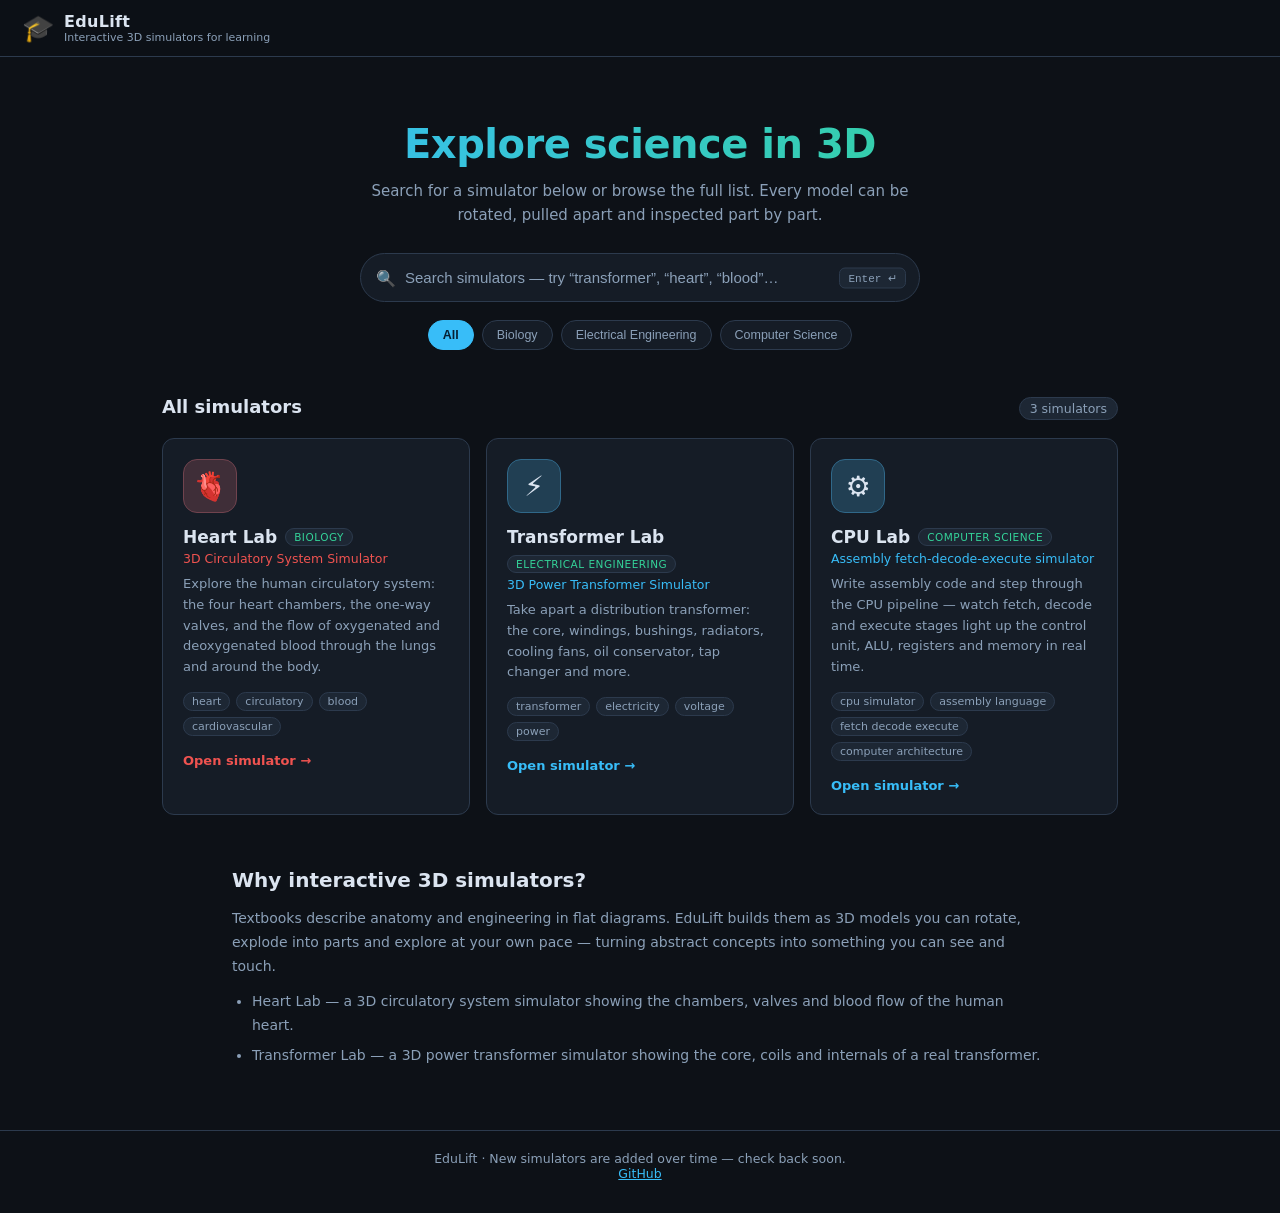
<file: index.html>
<!DOCTYPE html>
<html lang="en">
<head>
<meta charset="UTF-8" />
<meta name="viewport" content="width=device-width, initial-scale=1.0" />
<meta name="robots" content="index, follow" />
<meta name="description" content="Free interactive 3D simulators for learning science and engineering. Explore a 3D circulatory system and a power transformer, part by part." />
<meta name="keywords" content="educational simulator, 3D interactive learning, circulatory system, heart anatomy, power transformer, science simulator, engineering simulator, online lab" />
<meta name="author" content="EduLift" />
<meta name="theme-color" content="#0a0e14" />
<link rel="canonical" href="https://edu-lift-omega.vercel.app/" />
<link rel="icon" href="favicon.ico" sizes="any" />
<link rel="icon" type="image/svg+xml" href="favicon.svg" />
<link rel="apple-touch-icon" href="apple-touch-icon.png" />
<link rel="manifest" href="site.webmanifest" />

<!-- Open Graph -->
<meta property="og:type" content="website" />
<meta property="og:site_name" content="EduLift" />
<meta property="og:title" content="EduLift — Interactive 3D Simulators" />
<meta property="og:description" content="Free interactive 3D simulators for learning science and engineering. Explore a 3D circulatory system and a power transformer, part by part." />
<meta property="og:url" content="https://edu-lift-omega.vercel.app/" />
<meta property="og:image" content="https://edu-lift-omega.vercel.app/og-image.png" />

<!-- Twitter -->
<meta name="twitter:card" content="summary_large_image" />
<meta name="twitter:title" content="EduLift — Interactive 3D Simulators" />
<meta name="twitter:description" content="Free interactive 3D simulators for learning science and engineering." />
<meta name="twitter:image" content="https://edu-lift-omega.vercel.app/og-image.png" />

<title>EduLift — Interactive 3D Simulators</title>

<link rel="preload" as="style" href="styles.css" />
<link rel="stylesheet" href="styles.css" />

<script id="edulift-meta" type="application/json">
{
  "siteName": "EduLift",
  "type": "website",
  "title": "EduLift — Interactive 3D Simulators",
  "description": "Free interactive 3D simulators for learning science and engineering. Explore a 3D circulatory system and a power transformer, part by part.",
  "canonical": "https://edu-lift-omega.vercel.app/",
  "image": "https://edu-lift-omega.vercel.app/og-image.png",
  "themeColor": "#0a0e14"
}
</script>

<script type="application/ld+json">
{
  "@context": "https://schema.org",
  "@graph": [
    {
      "@type": "WebSite",
      "@id": "https://edu-lift-omega.vercel.app/#website",
      "url": "https://edu-lift-omega.vercel.app/",
      "name": "EduLift",
      "description": "Free interactive 3D simulators for learning science and engineering.",
      "inLanguage": "en",
      "publisher": { "@id": "https://edu-lift-omega.vercel.app/#org" },
      "potentialAction": {
        "@type": "SearchAction",
        "target": {
          "@type": "EntryPoint",
          "urlTemplate": "https://edu-lift-omega.vercel.app/?q={search_term_string}"
        },
        "query-input": "required name=search_term_string"
      }
    },
    {
      "@type": "EducationalOrganization",
      "@id": "https://edu-lift-omega.vercel.app/#org",
      "url": "https://edu-lift-omega.vercel.app/",
      "name": "EduLift",
      "description": "EduLift builds free interactive 3D simulators that let students explore science and engineering models part by part.",
      "sameAs": ["https://github.com/behredine/EduLift"]
    },
    {
      "@type": "WebPage",
      "@id": "https://edu-lift-omega.vercel.app/#webpage",
      "url": "https://edu-lift-omega.vercel.app/",
      "name": "EduLift — Interactive 3D Simulators",
      "isPartOf": { "@id": "https://edu-lift-omega.vercel.app/#website" },
      "about": { "@id": "https://edu-lift-omega.vercel.app/#org" }
    },
    {
      "@type": "FAQPage",
      "@id": "https://edu-lift-omega.vercel.app/#faq",
      "mainEntity": [
        {
          "@type": "Question",
          "name": "What is EduLift?",
          "acceptedAnswer": {
            "@type": "Answer",
            "text": "EduLift is a collection of free, interactive 3D simulators that let you explore science and engineering models — such as the human circulatory system and a power transformer — by rotating, exploding and inspecting them part by part."
          }
        },
        {
          "@type": "Question",
          "name": "Is EduLift free to use?",
          "acceptedAnswer": {
            "@type": "Answer",
            "text": "Yes. Every EduLift simulator runs directly in your browser with no sign-up and no downloads required."
          }
        },
        {
          "@type": "Question",
          "name": "Do I need special hardware to run the simulators?",
          "acceptedAnswer": {
            "@type": "Answer",
            "text": "No. The 3D simulators are built with WebGL and run on any modern desktop or mobile browser, including phones and tablets."
          }
        }
      ]
    }
  ]
}
</script>

<!-- Google tag (gtag.js) -->
<script async src="https://www.googletagmanager.com/gtag/js?id=G-KZNSWN38MR"></script>
<script>
  window.dataLayer = window.dataLayer || [];
  function gtag(){dataLayer.push(arguments);}
  gtag('js', new Date());

  gtag('config', 'G-KZNSWN38MR');
</script>
</head>
<body>

<a class="skip-link" href="#results">Skip to main content</a>

<header class="site-head">
  <nav aria-label="Primary">
    <a class="brand" href="index.html" aria-label="EduLift home">
      <span class="logo" aria-hidden="true">🎓</span>
      <div>
        <strong>EduLift</strong>
        <small>Interactive 3D simulators for learning</small>
      </div>
    </a>
  </nav>
</header>

<main id="main">
  <section class="hero">
    <h1>Explore science in 3D</h1>
    <p class="hero-sub">Search for a simulator below or browse the full list. Every model can be rotated, pulled apart and inspected part by part.</p>

    <div class="search-wrap">
      <span class="search-ic" aria-hidden="true">🔍</span>
      <input id="search" type="search" placeholder="Search simulators — try “transformer”, “heart”, “blood”…"
             autocomplete="off" spellcheck="false" aria-label="Search simulators" />
      <kbd>Enter ↵</kbd>
    </div>

    <div id="filterChips" class="chips" role="group" aria-label="Filter by category"></div>
  </section>

  <section class="results" id="results" aria-labelledby="resultsTitle">
    <div class="results-head">
      <h2 id="resultsTitle">All simulators</h2>
      <span id="count" class="count" aria-live="polite"></span>
    </div>
    <div id="grid" class="grid"></div>
    <p id="empty" class="empty" hidden>No simulators match that search — try a different word.</p>
  </section>

  <section class="about" aria-labelledby="aboutTitle">
    <h2 id="aboutTitle">Why interactive 3D simulators?</h2>
    <p>Textbooks describe anatomy and engineering in flat diagrams. EduLift builds them as 3D models you can rotate, explode into parts and explore at your own pace — turning abstract concepts into something you can see and touch.</p>
    <ul>
      <li>Heart Lab — a 3D circulatory system simulator showing the chambers, valves and blood flow of the human heart.</li>
      <li>Transformer Lab — a 3D power transformer simulator showing the core, coils and internals of a real transformer.</li>
    </ul>
  </section>
</main>

<footer class="site-foot">
  <p>EduLift · New simulators are added over time — check back soon.</p>
  <a href="https://github.com/behredine/EduLift" rel="noopener" data-track="github_clicked">GitHub</a>
</footer>

<div id="errBox" style="display:none;position:fixed;inset:0;z-index:99;background:#140b0b;color:#ffb4b4;font-family:Consolas,monospace;padding:24px;overflow:auto;white-space:pre-wrap;"></div>

<script src="js/site.js" defer></script>
<script src="home.js" defer></script>
</body>
</html>
</file>
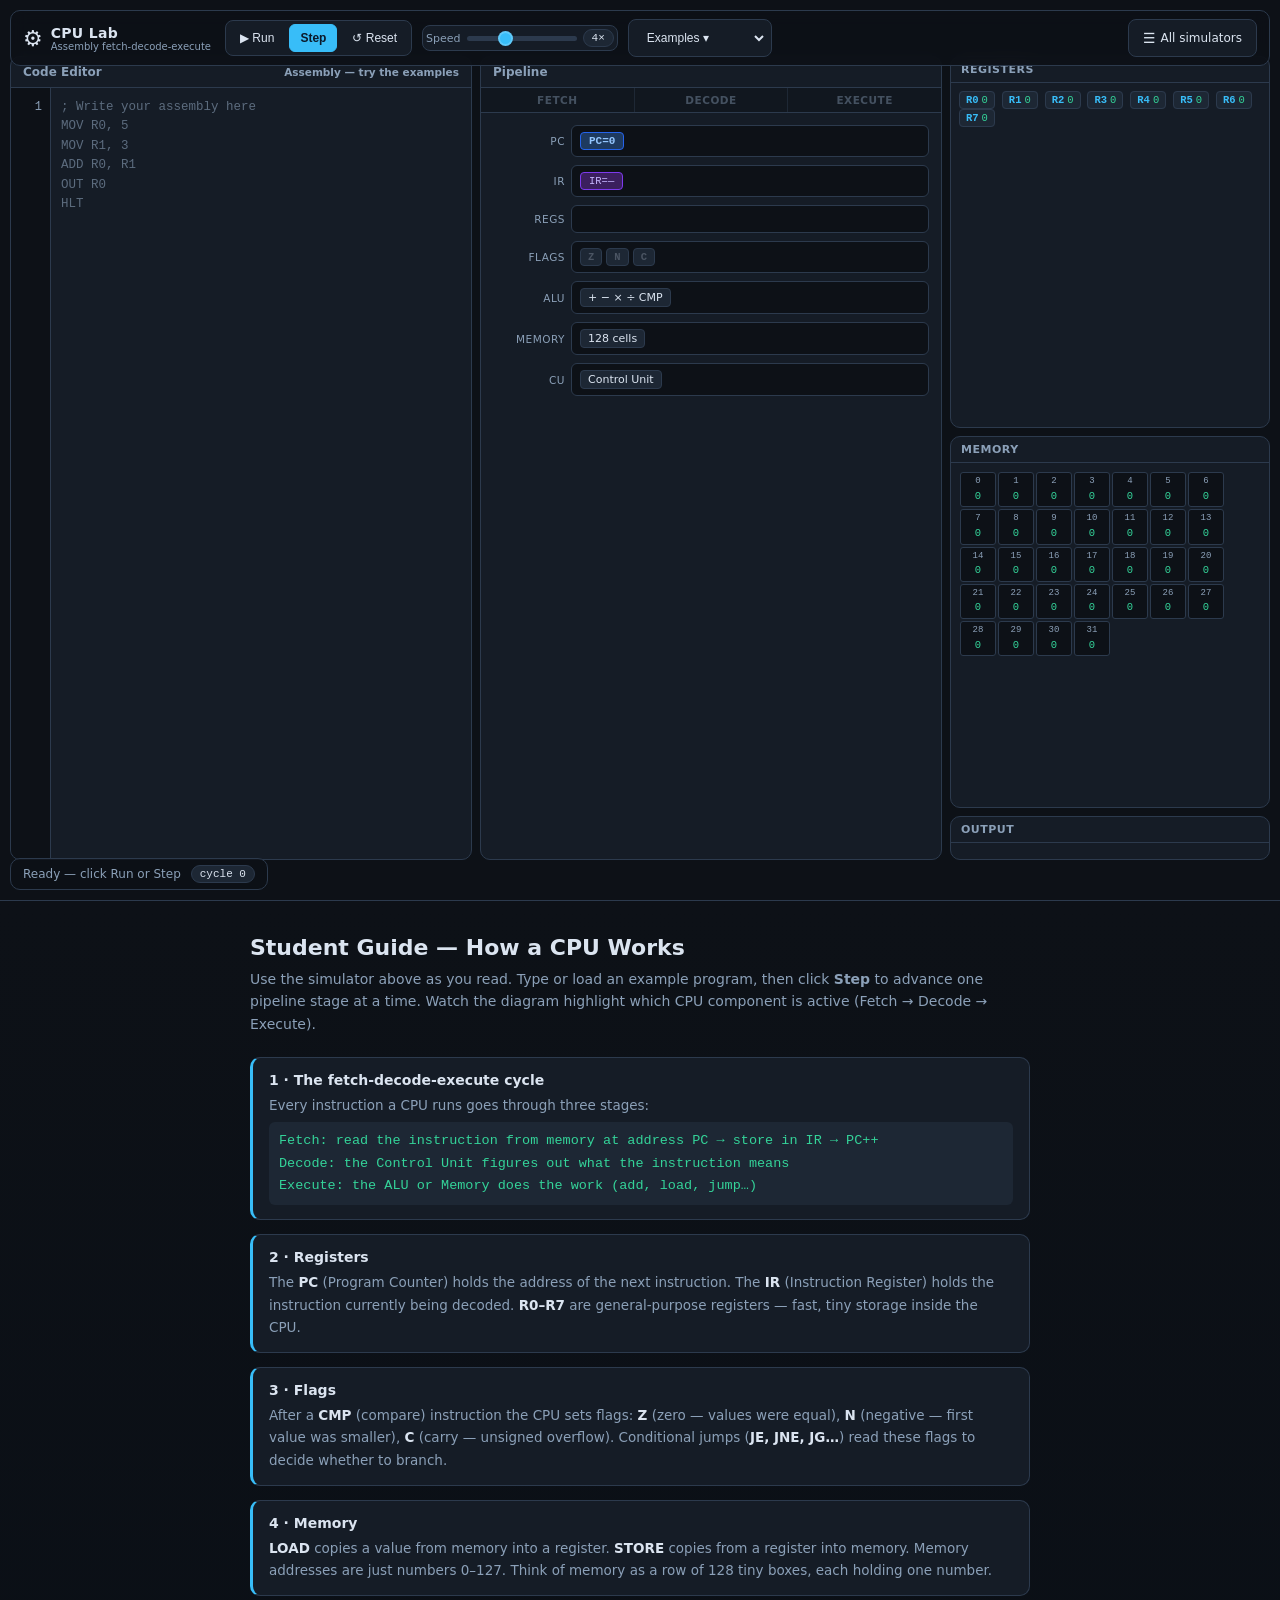
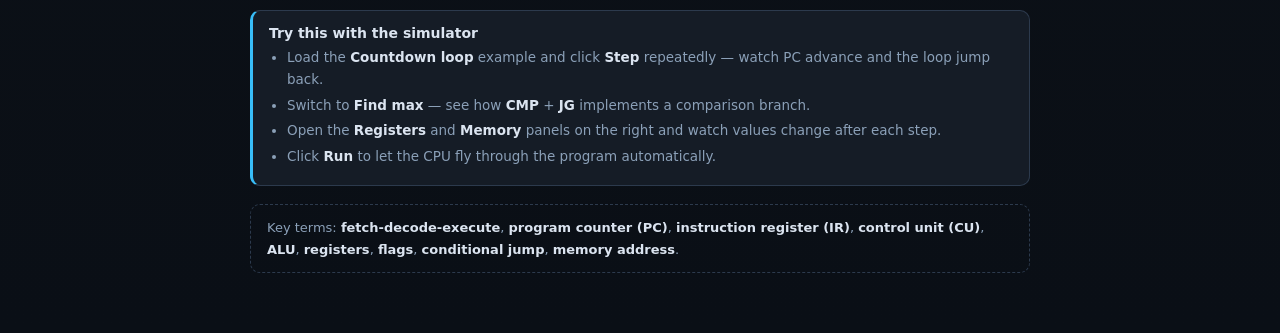
<file: simulators/cpu-lab/index.html>
<!DOCTYPE html>
<html lang="en">
<head>
<meta charset="UTF-8" />
<meta name="viewport" content="width=device-width, initial-scale=1.0" />
<meta name="robots" content="index, follow" />
<meta name="description" content="Interactive CPU simulator. Write assembly, step through fetch-decode-execute, and watch registers, ALU and memory change in real time." />
<meta name="keywords" content="CPU simulator, assembly language, fetch decode execute, computer architecture, educational, programming" />
<meta name="author" content="EduLift" />
<meta name="theme-color" content="#0a0e14" />
<link rel="canonical" href="https://edu-lift-omega.vercel.app/simulators/cpu-lab/" />
<link rel="icon" href="../../favicon.ico" sizes="any" />
<link rel="icon" type="image/svg+xml" href="../../favicon.svg" />
<link rel="manifest" href="../../site.webmanifest" />
<meta property="og:type" content="website" />
<meta property="og:site_name" content="EduLift" />
<meta property="og:title" content="CPU Lab — Assembly Simulator" />
<meta property="og:description" content="Write assembly, step through fetch-decode-execute, and watch registers, ALU and memory change in real time." />
<meta property="og:url" content="https://edu-lift-omega.vercel.app/simulators/cpu-lab/" />
<meta property="og:image" content="https://edu-lift-omega.vercel.app/simulators/cpu-lab/og-image.png" />
<meta name="twitter:card" content="summary_large_image" />
<meta name="twitter:title" content="CPU Lab — Assembly Simulator" />
<meta name="twitter:description" content="Write assembly, step through fetch-decode-execute, and watch registers, ALU and memory change in real time." />
<meta name="twitter:image" content="https://edu-lift-omega.vercel.app/simulators/cpu-lab/og-image.png" />
<title>CPU Lab — Assembly Simulator</title>
<script id="edulift-meta" type="application/json">
{
  "siteName": "EduLift",
  "type": "article",
  "title": "CPU Lab — Assembly Simulator",
  "description": "Write assembly, step through fetch-decode-execute, and watch registers, ALU and memory change in real time.",
  "canonical": "https://edu-lift-omega.vercel.app/simulators/cpu-lab/",
  "image": "https://edu-lift-omega.vercel.app/simulators/cpu-lab/og-image.png",
  "themeColor": "#0a0e14"
}
</script>
<script type="application/ld+json">
{
  "@context": "https://schema.org",
  "@graph": [
    {
      "@type": "WebPage",
      "@id": "https://edu-lift-omega.vercel.app/simulators/cpu-lab/#webpage",
      "url": "https://edu-lift-omega.vercel.app/simulators/cpu-lab/",
      "name": "CPU Lab — Assembly Simulator",
      "description": "Write assembly, step through fetch-dececode-execute, and watch registers, ALU and memory change in real time.",
      "isPartOf": { "@id": "https://edu-lift-omega.vercel.app/#website" },
      "about": { "@id": "https://edu-lift-omega.vercel.app/#org" },
      "primaryImageOfPage": "https://edu-lift-omega.vercel.app/simulators/cpu-lab/og-image.png"
    },
    {
      "@type": "SoftwareApplication",
      "@id": "https://edu-lift-omega.vercel.app/simulators/cpu-lab/#app",
      "name": "CPU Lab",
      "url": "https://edu-lift-omega.vercel.app/simulators/cpu-lab/",
      "image": "https://edu-lift-omega.vercel.app/simulators/cpu-lab/og-image.png",
      "description": "An interactive assembly-language CPU simulator that teaches fetch-decode-execute, registers, ALU and memory.",
      "applicationCategory": "EducationalApplication",
      "operatingSystem": "Web",
      "browserRequirements": "Requires a modern browser with JavaScript",
      "featureList": "Assembly editor, step-through pipeline, register view, memory view, output console, example programs",
      "inLanguage": "en",
      "offers": { "@type": "Offer", "price": "0", "priceCurrency": "USD" },
      "publisher": { "@id": "https://edu-lift-omega.vercel.app/#org" },
      "isPartOf": { "@id": "https://edu-lift-omega.vercel.app/#website" }
    },
    {
      "@type": "LearningResource",
      "@id": "https://edu-lift-omega.vercel.app/simulators/cpu-lab/#lesson",
      "name": "How a CPU Works",
      "description": "An interactive lesson on CPU architecture using a step-through assembly simulator.",
      "learningResourceType": "3D interactive simulator",
      "educationalLevel": "Secondary school and above",
      "teaches": [
        "Fetch-decode-execute cycle",
        "Program counter and instruction register",
        "Registers and their roles",
        "ALU arithmetic and logic",
        "Memory load and store",
        "Conditional jumps and control flow"
      ],
      "about": [
        { "@type": "Thing", "name": "Central processing unit" },
        { "@type": "Thing", "name": "Computer architecture" }
      ],
      "inLanguage": "en",
      "isPartOf": { "@id": "https://edu-lift-omega.vercel.app/#website" }
    }
  ]
}
</script>
<!-- Google tag (gtag.js) -->
<script async src="https://www.googletagmanager.com/gtag/js?id=G-KZNSWN38MR"></script>
<script>
  window.dataLayer = window.dataLayer || [];
  function gtag(){dataLayer.push(arguments);}
  gtag('js', new Date());
  gtag('config', 'G-KZNSWN38MR');
</script>
<link rel="preload" as="style" href="styles.css" />
<link rel="stylesheet" href="styles.css" />
</head>
<body>
<a class="skip-link" href="#notes">Skip to student guide</a>

<div id="app">
  <div id="viewport">
    <div id="toolbar">
      <div class="brand">
        <span class="logo">⚙</span>
        <div>
          <strong>CPU Lab</strong>
          <small>Assembly fetch-decode-execute</small>
        </div>
      </div>

      <div class="tool-group" id="ctrlGroup">
        <button class="tb-btn" id="btnRun" title="Run until HLT or error">▶ Run</button>
        <button class="tb-btn active" id="btnStep" title="Execute one pipeline stage">Step</button>
        <button class="tb-btn" id="btnReset" title="Reset CPU and reload code">↺ Reset</button>
      </div>

      <div class="tool-group">
        <div class="range-wrap">
          <span class="lbl">Speed</span>
          <input id="speedSlider" type="range" min="1" max="10" value="4" />
          <span id="speedVal" class="val-chip">4×</span>
        </div>
      </div>

      <div class="tool-group">
        <select id="exampleSelect" class="tb-btn" title="Load an example program" aria-label="Load example program">
          <option value="">Examples ▾</option>
          <option value="add">Add two numbers</option>
          <option value="loop">Countdown loop</option>
          <option value="max">Find max in array</option>
          <option value="fib">Fibonacci</option>
          <option value="mem">Memory copy</option>
        </select>
      </div>

      <div class="tool-group home-nav">
        <a class="tb-btn" href="../../index.html" title="Back to all simulators">
          <span class="ic">☰</span>All simulators
        </a>
      </div>
    </div>

    <div class="cpu-layout">
      <div class="editor-panel">
        <div class="editor-head">
          <span>Code Editor</span>
          <span class="hint">Assembly — try the examples</span>
        </div>
        <div class="editor-body">
          <div class="line-nums" id="lineNums"></div>
          <textarea id="codeEditor" spellcheck="false" autocapitalize="off" autocomplete="off" autocorrect="off" placeholder="; Write your assembly here&#10;MOV R0, 5&#10;MOV R1, 3&#10;ADD R0, R1&#10;OUT R0&#10;HLT"></textarea>
        </div>
      </div>

      <div class="diagram-panel">
        <div class="diagram-head">Pipeline</div>
        <div class="pipeline-bar">
          <div class="pstage fetch idle" id="stageFetch">Fetch</div>
          <div class="pstage decode idle" id="stageDecode">Decode</div>
          <div class="pstage execute idle" id="stageExecute">Execute</div>
        </div>
        <div class="cpu-diagram">
          <div class="cpu-row">
            <span class="cpu-label">PC</span>
            <div class="cpu-block" id="blockPC"><span class="pc-chip" id="pcDisplay">PC=0</span></div>
          </div>
          <div class="cpu-row">
            <span class="cpu-label">IR</span>
            <div class="cpu-block" id="blockIR"><span class="ir-chip" id="irDisplay">IR=—</span></div>
          </div>
          <div class="cpu-row">
            <span class="cpu-label">Regs</span>
            <div class="cpu-block" id="blockRegs"></div>
          </div>
          <div class="cpu-row">
            <span class="cpu-label">Flags</span>
            <div class="cpu-block" id="blockFlags">
              <span class="flag off" id="flagZ">Z</span>
              <span class="flag off" id="flagN">N</span>
              <span class="flag off" id="flagC">C</span>
            </div>
          </div>
          <div class="cpu-row">
            <span class="cpu-label">ALU</span>
            <div class="cpu-block" id="blockALU"><span class="comp">+ − × ÷ CMP</span></div>
          </div>
          <div class="cpu-row">
            <span class="cpu-label">Memory</span>
            <div class="cpu-block" id="blockMem"><span class="comp">128 cells</span></div>
          </div>
          <div class="cpu-row">
            <span class="cpu-label">CU</span>
            <div class="cpu-block" id="blockCU"><span class="comp">Control Unit</span></div>
          </div>
        </div>
      </div>

      <div class="right-panels">
        <div class="side-panel" style="flex:1;min-height:0">
          <div class="side-panel-head">Registers</div>
          <div class="side-panel-body" id="regsPanel"></div>
        </div>
        <div class="side-panel" style="flex:1;min-height:0">
          <div class="side-panel-head">Memory</div>
          <div class="side-panel-body" id="memPanel"></div>
        </div>
        <div class="side-panel" style="flex:0 0 auto;max-height:180px">
          <div class="side-panel-head">Output</div>
          <div class="side-panel-body console-out" id="consolePanel"></div>
        </div>
      </div>
    </div>
  </div>

  <div id="statusbar">
    <span id="statusText">Ready — type or load an example, then Run or Step</span>
    <span id="cycleReadout" class="val-chip">cycle 0</span>
  </div>

  <button id="btnPanelToggle" title="Show / hide inspector">⚙</button>
</div>

<section id="notes">
  <div class="notes-wrap">
    <header class="notes-title">
      <h2>Student Guide — How a CPU Works</h2>
      <p>Use the simulator above as you read. Type or load an example program, then click <b>Step</b> to advance one pipeline stage at a time. Watch the diagram highlight which CPU component is active (Fetch → Decode → Execute).</p>
    </header>

    <div class="note">
      <h3>1 · The fetch-decode-execute cycle</h3>
      <p>Every instruction a CPU runs goes through three stages:</p>
      <p class="formula">Fetch: read the instruction from memory at address PC → store in IR → PC++<br>Decode: the Control Unit figures out what the instruction means<br>Execute: the ALU or Memory does the work (add, load, jump…)</p>
    </div>

    <div class="note">
      <h3>2 · Registers</h3>
      <p>The <b>PC</b> (Program Counter) holds the address of the next instruction. The <b>IR</b> (Instruction Register) holds the instruction currently being decoded. <b>R0–R7</b> are general-purpose registers — fast, tiny storage inside the CPU.</p>
    </div>

    <div class="note">
      <h3>3 · Flags</h3>
      <p>After a <b>CMP</b> (compare) instruction the CPU sets flags: <b>Z</b> (zero — values were equal), <b>N</b> (negative — first value was smaller), <b>C</b> (carry — unsigned overflow). Conditional jumps (<b>JE, JNE, JG…</b>) read these flags to decide whether to branch.</p>
    </div>

    <div class="note">
      <h3>4 · Memory</h3>
      <p><b>LOAD</b> copies a value from memory into a register. <b>STORE</b> copies from a register into memory. Memory addresses are just numbers 0–127. Think of memory as a row of 128 tiny boxes, each holding one number.</p>
    </div>

    <div class="note">
      <h3>Try this with the simulator</h3>
      <ul>
        <li>Load the <b>Countdown loop</b> example and click <b>Step</b> repeatedly — watch PC advance and the loop jump back.</li>
        <li>Switch to <b>Find max</b> — see how <b>CMP</b> + <b>JG</b> implements a comparison branch.</li>
        <li>Open the <b>Registers</b> and <b>Memory</b> panels on the right and watch values change after each step.</li>
        <li>Click <b>Run</b> to let the CPU fly through the program automatically.</li>
      </ul>
    </div>

    <footer class="notes-foot">
      <p>Key terms: <b>fetch-decode-execute</b>, <b>program counter (PC)</b>, <b>instruction register (IR)</b>, <b>control unit (CU)</b>, <b>ALU</b>, <b>registers</b>, <b>flags</b>, <b>conditional jump</b>, <b>memory address</b>.</p>
    </footer>
  </div>
</section>

<div id="errBox" style="display:none;position:fixed;inset:0;z-index:99;background:#140b0b;color:#ffb4b4;font-family:Consolas,monospace;padding:24px;overflow:auto;white-space:pre-wrap;"></div>

<script src="../../js/site.js" defer></script>
<script type="module" src="js/app.js"></script>
</body>
</html>
</file>
<file: styles.css>
:root {
  --bg: #0d1117;
  --bg-2: #151c26;
  --bg-3: #1d2734;
  --line: #2c3a4d;
  --text: #dbe4f0;
  --muted: #8ba0b8;
  --accent: #38bdf8;
  --accent-2: #34d399;
  --danger: #f87171;
  --radius: 12px;
}

* { box-sizing: border-box; margin: 0; padding: 0; }

html, body {
  min-height: 100%;
  font-family: "Segoe UI", system-ui, -apple-system, Arial, sans-serif;
  background: var(--bg);
  color: var(--text);
}

a { color: inherit; text-decoration: none; }

/* ---------- Header ---------- */
.site-head {
  position: sticky;
  top: 0;
  z-index: 40;
  display: flex;
  align-items: center;
  justify-content: space-between;
  padding: 12px 22px;
  background: rgba(13, 17, 23, 0.85);
  border-bottom: 1px solid var(--line);
  backdrop-filter: blur(8px);
}
.brand { display: flex; align-items: center; gap: 10px; }
.brand .logo { font-size: 26px; }
.brand strong { display: block; font-size: 16px; letter-spacing: .3px; }
.brand small { display: block; font-size: 11px; color: var(--muted); }

/* ---------- Hero ---------- */
.hero {
  max-width: 860px;
  margin: 0 auto;
  padding: 64px 22px 36px;
  text-align: center;
}
.hero h1 {
  font-size: 40px;
  letter-spacing: -.5px;
  background: linear-gradient(90deg, var(--accent), var(--accent-2));
  -webkit-background-clip: text;
  background-clip: text;
  -webkit-text-fill-color: transparent;
  margin-bottom: 12px;
}
.hero-sub {
  color: var(--muted);
  font-size: 15px;
  line-height: 1.6;
  max-width: 560px;
  margin: 0 auto 26px;
}

/* ---------- Search ---------- */
.search-wrap {
  position: relative;
  max-width: 560px;
  margin: 0 auto;
}
.search-ic {
  position: absolute;
  left: 16px;
  top: 50%;
  transform: translateY(-50%);
  font-size: 16px;
  opacity: .8;
  pointer-events: none;
}
#search {
  width: 100%;
  padding: 15px 74px 15px 44px;
  font-size: 15px;
  color: var(--text);
  background: var(--bg-2);
  border: 1px solid var(--line);
  border-radius: 999px;
  outline: none;
  transition: border-color .15s, box-shadow .15s;
}
#search::placeholder { color: var(--muted); }
#search:focus {
  border-color: var(--accent);
  box-shadow: 0 0 0 3px color-mix(in srgb, var(--accent) 25%, transparent);
}
.search-wrap kbd {
  position: absolute;
  right: 14px;
  top: 50%;
  transform: translateY(-50%);
  font-family: "Cascadia Mono", Consolas, monospace;
  font-size: 11px;
  color: var(--muted);
  background: var(--bg-3);
  border: 1px solid var(--line);
  border-radius: 6px;
  padding: 3px 8px;
}

/* ---------- Category chips ---------- */
.chips {
  display: flex;
  flex-wrap: wrap;
  justify-content: center;
  gap: 8px;
  margin-top: 18px;
}
.chip {
  font-size: 12.5px;
  padding: 7px 14px;
  border-radius: 999px;
  background: var(--bg-2);
  border: 1px solid var(--line);
  color: var(--muted);
  cursor: pointer;
  transition: all .15s;
}
.chip:hover { color: var(--text); border-color: var(--accent); }
.chip.active {
  background: var(--accent);
  border-color: var(--accent);
  color: #062033;
  font-weight: 600;
}

/* ---------- Results ---------- */
.results {
  max-width: 1000px;
  margin: 0 auto;
  padding: 10px 22px 40px;
}
.results-head {
  display: flex;
  align-items: baseline;
  justify-content: space-between;
  gap: 12px;
  margin-bottom: 18px;
}
.results-head h2 { font-size: 18px; }
.count {
  font-size: 12.5px;
  color: var(--muted);
  background: var(--bg-3);
  border: 1px solid var(--line);
  padding: 3px 10px;
  border-radius: 999px;
  white-space: nowrap;
}

.grid {
  display: grid;
  grid-template-columns: repeat(auto-fill, minmax(300px, 1fr));
  gap: 16px;
}

.card {
  --accent: #38bdf8;
  display: flex;
  flex-direction: column;
  background: var(--bg-2);
  border: 1px solid var(--line);
  border-radius: var(--radius);
  padding: 20px;
  transition: transform .15s, border-color .15s, box-shadow .15s;
  cursor: pointer;
}
.card:hover {
  transform: translateY(-3px);
  border-color: var(--accent);
  box-shadow: 0 10px 26px rgba(0, 0, 0, .35);
}
.card-ico {
  width: 54px;
  height: 54px;
  display: grid;
  place-items: center;
  font-size: 28px;
  border-radius: 14px;
  background: color-mix(in srgb, var(--accent) 16%, var(--bg-3));
  border: 1px solid color-mix(in srgb, var(--accent) 35%, var(--line));
  margin-bottom: 14px;
}
.card-title { display: flex; align-items: center; gap: 8px; flex-wrap: wrap; margin-bottom: 4px; }
.card-title h3 { font-size: 17px; }
.card-title .cat {
  font-size: 10.5px;
  text-transform: uppercase;
  letter-spacing: .5px;
  color: var(--accent-2);
  background: var(--bg-3);
  border: 1px solid var(--line);
  padding: 2px 8px;
  border-radius: 999px;
}
.card .tagline {
  font-size: 12.5px;
  color: var(--accent);
  margin-bottom: 8px;
}
.card .desc {
  font-size: 13px;
  color: var(--muted);
  line-height: 1.6;
  margin-bottom: 14px;
  flex: 1;
}
.kw-row { display: flex; flex-wrap: wrap; gap: 6px; margin-bottom: 14px; }
.kw {
  font-size: 11px;
  color: var(--muted);
  background: var(--bg-3);
  border: 1px solid var(--line);
  padding: 2px 8px;
  border-radius: 999px;
}
.card .open {
  font-size: 13px;
  font-weight: 600;
  color: var(--accent);
}

.empty {
  text-align: center;
  color: var(--muted);
  font-size: 14px;
  padding: 40px 0;
}

/* ---------- About ---------- */
.about {
  max-width: 860px;
  margin: 0 auto;
  padding: 8px 22px 56px;
  color: var(--muted);
  font-size: 14px;
  line-height: 1.7;
}
.about h2 {
  color: var(--text);
  font-size: 20px;
  margin-bottom: 10px;
}
.about p { margin-bottom: 12px; }
.about ul { padding-left: 20px; }
.about li { margin-bottom: 6px; }

/* ---------- Footer ---------- */
.site-foot a {
  color: var(--accent);
  text-decoration: underline;
}
.site-foot a:focus-visible { outline: 2px solid var(--accent); outline-offset: 3px; }

/* ---------- Accessibility ---------- */
.skip-link {
  position: absolute;
  left: -9999px;
  top: 0;
  z-index: 100;
  background: var(--accent);
  color: #062033;
  font-weight: 600;
  padding: 10px 16px;
  border-radius: 0 0 8px 0;
}
.skip-link:focus { left: 0; }

:focus-visible {
  outline: 2px solid var(--accent);
  outline-offset: 2px;
}

@media (prefers-reduced-motion: reduce) {
  *, *::before, *::after {
    animation-duration: .01ms !important;
    animation-iteration-count: 1 !important;
    transition-duration: .01ms !important;
    scroll-behavior: auto !important;
  }
}
.site-foot {
  border-top: 1px solid var(--line);
  padding: 20px 22px 32px;
  text-align: center;
  color: var(--muted);
  font-size: 12.5px;
}

/* ---------- Responsive ---------- */
@media (max-width: 600px) {
  .hero { padding: 40px 16px 28px; }
  .hero h1 { font-size: 30px; }
  .grid { grid-template-columns: 1fr; }
  .search-wrap kbd { display: none; }
  #search { padding-right: 20px; }
}
</file>
<file: simulators/cpu-lab/styles.css>
:root {
  --bg: #0d1117;
  --bg-2: #151c26;
  --bg-3: #1d2734;
  --line: #2c3a4d;
  --text: #dbe4f0;
  --muted: #8ba0b8;
  --accent: #38bdf8;
  --accent-2: #34d399;
  --danger: #f87171;
  --radius: 10px;
}

* { box-sizing: border-box; margin: 0; padding: 0; }

html, body {
  min-height: 100%;
  overflow-x: hidden;
  font-family: "Segoe UI", system-ui, -apple-system, Arial, sans-serif;
  background: var(--bg);
  color: var(--text);
  -webkit-user-select: none;
  user-select: none;
}

#app { position: relative; height: 100vh; overflow: hidden; }

#viewport { position: absolute; inset: 0; overflow: hidden; }

/* ---------- Toolbar ---------- */
#toolbar {
  position: absolute;
  top: 10px;
  left: 10px;
  right: 10px;
  display: flex;
  align-items: center;
  gap: 10px;
  padding: 8px 12px;
  background: rgba(13, 17, 23, 0.82);
  border: 1px solid var(--line);
  border-radius: var(--radius);
  backdrop-filter: blur(8px);
  z-index: 20;
  flex-wrap: wrap;
}

.brand { display: flex; align-items: center; gap: 8px; margin-right: 4px; }
.brand .logo { font-size: 22px; }
.brand strong { display: block; font-size: 14px; letter-spacing: .3px; }
.brand small { display: block; font-size: 10px; color: var(--muted); }

.tool-group {
  display: flex;
  align-items: center;
  gap: 4px;
  padding: 3px;
  background: var(--bg-2);
  border: 1px solid var(--line);
  border-radius: 8px;
}

.tb-btn {
  background: transparent;
  border: 1px solid transparent;
  color: var(--text);
  padding: 6px 10px;
  border-radius: 6px;
  font-size: 12px;
  cursor: pointer;
  display: inline-flex;
  align-items: center;
  gap: 5px;
  transition: background .15s, border-color .15s, color .15s;
}
.tb-btn:hover { background: var(--bg-3); }
.tb-btn.active {
  background: var(--accent);
  border-color: var(--accent);
  color: #0b1a2b;
  font-weight: 600;
}
.tb-btn .ic { font-size: 14px; }

.range-wrap { display: flex; align-items: center; gap: 6px; }
.range-wrap .lbl { font-size: 11px; color: var(--muted); white-space: nowrap; }

input[type="range"] {
  -webkit-appearance: none;
  appearance: none;
  width: 110px;
  height: 5px;
  border-radius: 4px;
  background: var(--line);
  outline: none;
}
input[type="range"]::-webkit-slider-thumb {
  -webkit-appearance: none;
  appearance: none;
  width: 15px; height: 15px;
  border-radius: 50%;
  background: var(--accent);
  cursor: pointer;
  border: 2px solid #fff3;
}
input[type="range"]::-moz-range-thumb {
  width: 15px; height: 15px;
  border-radius: 50%;
  background: var(--accent);
  cursor: pointer;
  border: 2px solid #fff3;
}

.val-chip {
  font-size: 11px;
  color: var(--text);
  background: var(--bg-3);
  border: 1px solid var(--line);
  padding: 2px 8px;
  border-radius: 999px;
  white-space: nowrap;
  font-family: "Cascadia Mono", Consolas, monospace;
}

.btn {
  background: var(--bg-3);
  border: 1px solid var(--line);
  color: var(--text);
  padding: 6px 10px;
  border-radius: 6px;
  font-size: 11.5px;
  cursor: pointer;
  transition: background .15s;
}
.btn:hover { background: var(--line); }
.btn.danger:hover { background: var(--danger); border-color: var(--danger); color: #fff; }

/* ---------- Main layout ---------- */
.cpu-layout {
  position: absolute;
  inset: 56px 10px 40px 10px;
  display: grid;
  grid-template-columns: 1fr 1fr 320px;
  gap: 8px;
  min-height: 0;
}

/* ---------- Editor panel ---------- */
.editor-panel {
  display: flex;
  flex-direction: column;
  background: var(--bg-2);
  border: 1px solid var(--line);
  border-radius: var(--radius);
  overflow: hidden;
}
.editor-head {
  display: flex;
  align-items: center;
  justify-content: space-between;
  padding: 8px 12px;
  border-bottom: 1px solid var(--line);
  font-size: 12px;
  font-weight: 600;
  color: var(--muted);
  gap: 6px;
}
.editor-head .hint { font-size: 10.5px; color: var(--muted); }
.editor-body {
  flex: 1;
  display: flex;
  overflow: hidden;
  position: relative;
}
.line-nums {
  width: 40px;
  padding: 10px 6px 10px 4px;
  text-align: right;
  font-family: "Cascadia Mono", Consolas, monospace;
  font-size: 12px;
  line-height: 1.55;
  color: var(--muted);
  background: var(--bg);
  border-right: 1px solid var(--line);
  overflow: hidden;
  user-select: none;
  flex-shrink: 0;
}
.line-nums .ln { display: block; padding-right: 2px; }
.line-nums .ln.err { color: var(--danger); font-weight: 600; }
.editor-body textarea {
  flex: 1;
  border: none;
  outline: none;
  resize: none;
  padding: 10px 10px;
  font-family: "Cascadia Mono", Consolas, monospace;
  font-size: 12.5px;
  line-height: 1.55;
  color: var(--text);
  background: transparent;
  tab-size: 2;
  min-height: 0;
}
.editor-body textarea::placeholder { color: var(--muted); opacity: .6; }

/* ---------- Diagram panel ---------- */
.diagram-panel {
  display: flex;
  flex-direction: column;
  background: var(--bg-2);
  border: 1px solid var(--line);
  border-radius: var(--radius);
  overflow: hidden;
}
.diagram-head {
  padding: 8px 12px;
  border-bottom: 1px solid var(--line);
  font-size: 12px;
  font-weight: 600;
  color: var(--muted);
}
.pipeline-bar {
  display: flex;
  gap: 0;
  border-bottom: 1px solid var(--line);
}
.pstage {
  flex: 1;
  text-align: center;
  padding: 6px 4px;
  font-size: 10.5px;
  font-weight: 600;
  text-transform: uppercase;
  letter-spacing: .5px;
  color: var(--muted);
  background: var(--bg);
  border-right: 1px solid var(--line);
  transition: background .2s, color .2s;
}
.pstage:last-child { border-right: none; }
.pstage.active { color: #fff; }
.pstage.fetch.active { background: #2563eb; }
.pstage.decode.active { background: #7c3aed; }
.pstage.execute.active { background: #059669; }
.pstage.idle { opacity: .4; }

.cpu-diagram {
  flex: 1;
  padding: 12px;
  display: flex;
  flex-direction: column;
  gap: 8px;
  overflow-y: auto;
  min-height: 0;
}

.cpu-row {
  display: flex;
  align-items: center;
  gap: 6px;
}
.cpu-label {
  width: 72px;
  font-size: 10.5px;
  color: var(--muted);
  text-transform: uppercase;
  letter-spacing: .5px;
  flex-shrink: 0;
  text-align: right;
}
.cpu-block {
  flex: 1;
  display: flex;
  flex-wrap: wrap;
  gap: 4px;
  padding: 6px 8px;
  background: var(--bg);
  border: 1px solid var(--line);
  border-radius: 6px;
  transition: border-color .2s, box-shadow .2s;
  min-height: 28px;
  align-items: center;
}
.cpu-block.active {
  border-color: var(--accent);
  box-shadow: 0 0 0 2px color-mix(in srgb, var(--accent) 30%, transparent);
}
.cpu-block .comp {
  font-size: 11px;
  padding: 2px 7px;
  border-radius: 4px;
  background: var(--bg-3);
  border: 1px solid var(--line);
  color: var(--text);
  white-space: nowrap;
}
.cpu-block .comp.highlight {
  background: var(--accent);
  color: #0b1a2b;
  font-weight: 600;
  border-color: var(--accent);
}

.reg-chip {
  font-size: 10.5px;
  padding: 2px 6px;
  border-radius: 4px;
  background: var(--bg-3);
  border: 1px solid var(--line);
  font-family: "Cascadia Mono", Consolas, monospace;
  white-space: nowrap;
}
.reg-chip .rn { color: var(--accent); font-weight: 600; }
.reg-chip .rv { color: var(--accent-2); margin-left: 3px; }

.pc-chip {
  font-size: 11px;
  padding: 2px 8px;
  border-radius: 4px;
  background: #1e3a5f;
  border: 1px solid #2563eb;
  color: #93c5fd;
  font-family: "Cascadia Mono", Consolas, monospace;
  font-weight: 600;
}

.ir-chip {
  font-size: 10.5px;
  padding: 2px 8px;
  border-radius: 4px;
  background: #3b1f5e;
  border: 1px solid #7c3aed;
  color: #c4b5fd;
  font-family: "Cascadia Mono", Consolas, monospace;
}

.flags-row { display: flex; gap: 4px; }
.flag {
  font-size: 10.5px;
  padding: 2px 7px;
  border-radius: 4px;
  background: var(--bg-3);
  border: 1px solid var(--line);
  font-family: "Cascadia Mono", Consolas, monospace;
  font-weight: 600;
}
.flag.on { background: #064e3b; border-color: #34d399; color: #6ee7b7; }
.flag.off { color: #4b5563; }

/* ---------- Right panels ---------- */
.right-panels {
  display: flex;
  flex-direction: column;
  gap: 8px;
  min-height: 0;
}
.side-panel {
  background: var(--bg-2);
  border: 1px solid var(--line);
  border-radius: var(--radius);
  overflow: hidden;
  display: flex;
  flex-direction: column;
}
.side-panel-head {
  padding: 6px 10px;
  border-bottom: 1px solid var(--line);
  font-size: 11px;
  font-weight: 600;
  color: var(--muted);
  text-transform: uppercase;
  letter-spacing: .5px;
}
.side-panel-body {
  flex: 1;
  overflow-y: auto;
  padding: 8px;
  font-family: "Cascadia Mono", Consolas, monospace;
  font-size: 11.5px;
  line-height: 1.5;
}
.mem-cell {
  display: inline-block;
  width: 36px;
  padding: 2px 4px;
  text-align: center;
  border-radius: 3px;
  background: var(--bg);
  border: 1px solid var(--line);
  margin: 1px;
  font-size: 10.5px;
}
.mem-cell .ma { color: var(--muted); font-size: 9px; display: block; }
.mem-cell .mv { color: var(--accent-2); }
.mem-cell.hl { border-color: var(--accent); background: color-mix(in srgb, var(--accent) 12%, var(--bg)); }

.console-out {
  color: var(--accent-2);
  white-space: pre-wrap;
  word-break: break-all;
}
.console-out .out-line { padding: 1px 0; }
.console-err { color: var(--danger); }

/* ---------- Status bar ---------- */
#statusbar {
  position: absolute;
  left: 10px;
  bottom: 10px;
  display: flex;
  align-items: center;
  gap: 10px;
  background: rgba(13, 17, 23, 0.82);
  border: 1px solid var(--line);
  border-radius: var(--radius);
  padding: 6px 12px;
  font-size: 12px;
  color: var(--muted);
  z-index: 20;
  max-width: calc(100vw - 20px);
}
#statusText { overflow: hidden; text-overflow: ellipsis; white-space: nowrap; }

#btnPanelToggle {
  position: absolute;
  right: 14px;
  bottom: 14px;
  width: 42px; height: 42px;
  border-radius: 50%;
  border: 1px solid var(--line);
  background: rgba(13, 17, 23, 0.9);
  color: var(--text);
  font-size: 19px;
  cursor: pointer;
  z-index: 25;
  display: none;
}

/* ---------- Responsive ---------- */
@media (max-width: 900px) {
  .cpu-layout { grid-template-columns: 1fr; grid-template-rows: auto auto auto; }
  #toolbar { gap: 6px; }
  .brand small { display: none; }
  .range-wrap .lbl { display: none; }
  input[type="range"] { width: 80px; }
}

/* ---------- Student notes ---------- */
#notes {
  background: linear-gradient(180deg, var(--bg) 0%, #0a0f16 100%);
  border-top: 1px solid var(--line);
  padding: 34px 20px 60px;
}
.notes-wrap { max-width: 780px; margin: 0 auto; }
.notes-title { margin-bottom: 22px; }
.notes-title h2 { font-size: 22px; margin-bottom: 8px; color: var(--text); }
.notes-title p { color: var(--muted); font-size: 14px; line-height: 1.6; }
.note {
  background: var(--bg-2);
  border: 1px solid var(--line);
  border-left: 3px solid var(--accent);
  border-radius: 10px;
  padding: 14px 16px;
  margin-bottom: 14px;
}
.note h3 { font-size: 14px; color: var(--text); margin-bottom: 6px; }
.note p { color: var(--muted); font-size: 13.5px; line-height: 1.65; margin-bottom: 6px; }
.note p:last-child { margin-bottom: 0; }
.note b { color: var(--text); }
.note ul { margin: 4px 0 0 18px; color: var(--muted); font-size: 13.5px; line-height: 1.6; }
.note li { margin-bottom: 4px; }
.formula {
  font-family: "Cascadia Mono", Consolas, monospace;
  color: var(--accent-2) !important;
  background: var(--bg-3);
  border-radius: 6px;
  padding: 8px 10px;
  font-size: 13px;
  line-height: 1.6;
}
.notes-foot {
  margin-top: 18px; padding: 12px 16px;
  border: 1px dashed var(--line); border-radius: 10px;
  color: var(--muted); font-size: 13px; line-height: 1.65;
}
.notes-foot b { color: var(--text); }
.notes-foot, #notes, .notes-wrap, .note, .notes-title { -webkit-user-select: text; user-select: text; }

/* ---------- Site navigation ---------- */
#toolbar .home-nav { margin-left: auto; }
#toolbar .home-nav .tb-btn { text-decoration: none; }

/* ---------- Accessibility ---------- */
.skip-link {
  position: absolute; left: -9999px; top: 0; z-index: 1000;
  background: var(--accent); color: #0b1220; font-weight: 600;
  padding: 10px 16px; border-radius: 0 0 8px 0;
}
.skip-link:focus { left: 0; }
:focus-visible { outline: 2px solid var(--accent); outline-offset: 2px; }
@media (prefers-reduced-motion: reduce) {
  *, *::before, *::after {
    animation-duration: .01ms !important;
    animation-iteration-count: 1 !important;
    transition-duration: .01ms !important;
    scroll-behavior: auto !important;
  }
}
</file>
